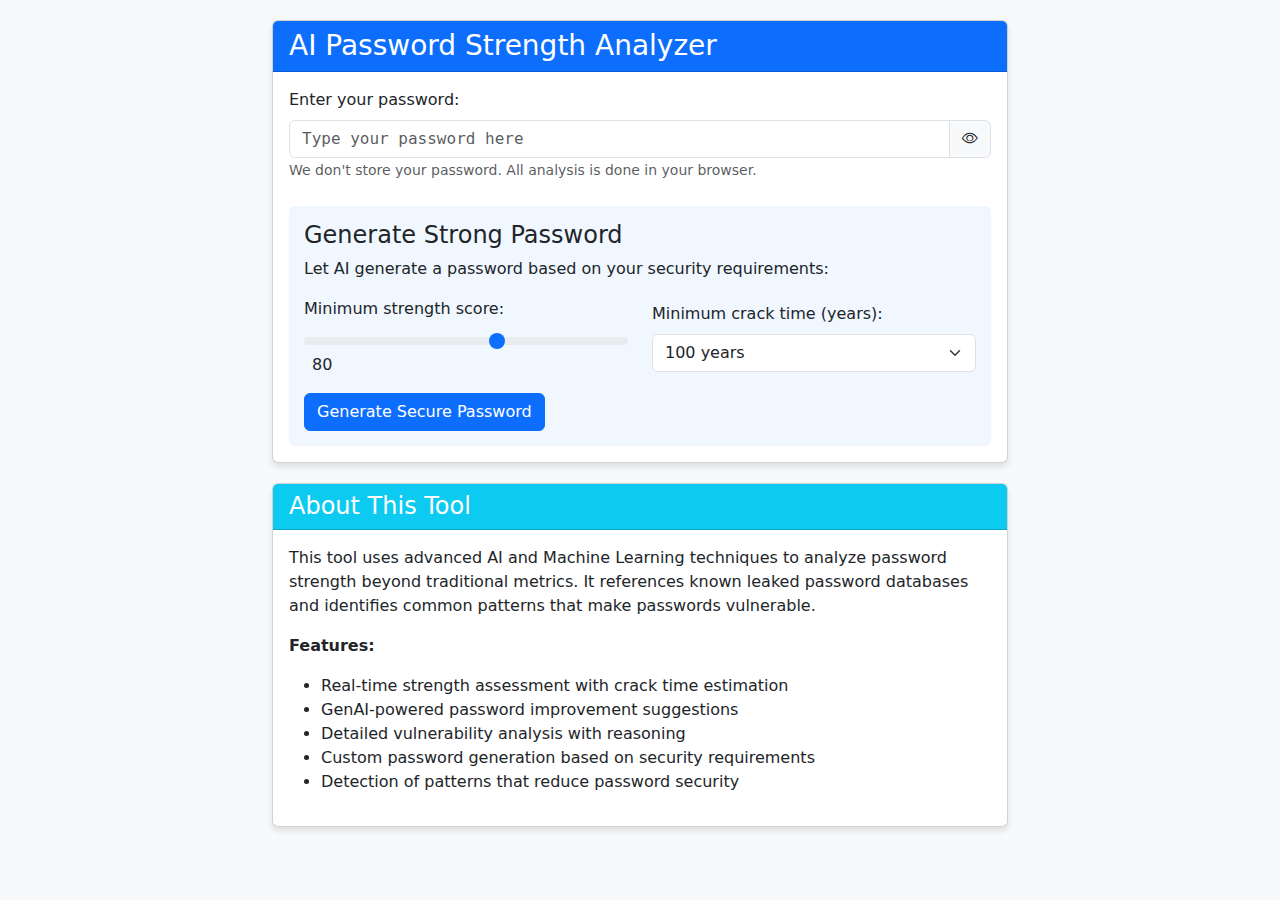
<file: templates/index.html>
<!-- templates/index.html -->
<!DOCTYPE html>
<html lang="en">
<head>
    <meta charset="UTF-8">
    <meta name="viewport" content="width=device-width, initial-scale=1.0">
    <title>AI Password Strength Analyzer</title>
    <link href="https://cdn.jsdelivr.net/npm/bootstrap@5.3.0-alpha1/dist/css/bootstrap.min.css" rel="stylesheet">
    <link rel="stylesheet" href="https://cdn.jsdelivr.net/npm/bootstrap-icons@1.10.0/font/bootstrap-icons.css">
    <style>
        body {
            padding-top: 20px;
            background-color: #f8f9fa;
        }
        .card {
            margin-bottom: 20px;
            box-shadow: 0 4px 6px rgba(0, 0, 0, 0.1);
        }
        .password-input {
            font-family: monospace;
        }
        .meter-container {
            height: 30px;
            position: relative;
            background: #ddd;
            border-radius: 25px;
            padding: 3px;
            margin-bottom: 15px;
        }
        .meter-fill {
            height: 100%;
            border-radius: 25px;
            transition: width 0.5s ease-in-out;
        }
        .text-overlay {
            position: absolute;
            top: 50%;
            left: 50%;
            transform: translate(-50%, -50%);
            color: white;
            font-weight: bold;
            text-shadow: 1px 1px 3px rgba(0,0,0,0.7);
        }
        .vulnerability-list {
            list-style-type: none;
            padding-left: 0;
        }
        .vulnerability-list li {
            padding: 5px 0;
            border-bottom: 1px solid #eee;
        }
        .vulnerability-list li:last-child {
            border-bottom: none;
        }
        .password-toggle {
            cursor: pointer;
        }
        .suggestion-block {
            background-color: #e9f7fe;
            border-left: 4px solid #3498db;
            padding: 10px 15px;
            margin-bottom: 15px;
            border-radius: 4px;
        }
        .ai-reasoning {
            background-color: #f8f4e3;
            border-left: 4px solid #f39c12;
            padding: 10px 15px;
            margin-bottom: 15px;
            border-radius: 4px;
        }
        .custom-generate-section {
            background-color: #f0f7ff;
            padding: 15px;
            border-radius: 6px;
            margin-top: 20px;
        }
    </style>
</head>
<body>
    <div class="container">
        <div class="row justify-content-center">
            <div class="col-lg-8">
                <div class="card">
                    <div class="card-header bg-primary text-white">
                        <h3 class="mb-0">AI Password Strength Analyzer</h3>
                    </div>
                    <div class="card-body">
                        <div class="form-group mb-4">
                            <label for="password" class="form-label">Enter your password:</label>
                            <div class="input-group">
                                <input type="password" id="password" class="form-control password-input" placeholder="Type your password here" autocomplete="off">
                                <span class="input-group-text password-toggle" id="togglePassword">
                                    <i class="bi bi-eye"></i>
                                </span>
                            </div>
                            <small class="form-text text-muted">We don't store your password. All analysis is done in your browser.</small>
                        </div>

                        <div id="results" class="d-none">
                            <h4>Password Strength</h4>
                            <div class="meter-container">
                                <div class="meter-fill" id="strengthMeter"></div>
                                <div class="text-overlay" id="strengthText">0%</div>
                            </div>

                            <div class="row">
                                <div class="col-md-6">
                                    <div class="card h-100">
                                        <div class="card-header bg-light">
                                            <h5 class="mb-0">Vulnerability Assessment</h5>
                                        </div>
                                        <div class="card-body">
                                            <p><strong>Time to crack:</strong> <span id="timeToCrack">--</span></p>
                                            <p><strong>Attack vector:</strong> <span id="attackVector">--</span></p>
                                            <p><strong>Vulnerabilities detected:</strong></p>
                                            <ul class="vulnerability-list" id="vulnerabilityList">
                                                <!-- Will be populated by JavaScript -->
                                            </ul>
                                        </div>
                                    </div>
                                </div>
                                <div class="col-md-6">
                                    <div class="card h-100">
                                        <div class="card-header bg-light">
                                            <h5 class="mb-0">Patterns Detected</h5>
                                        </div>
                                        <div class="card-body">
                                            <ul class="vulnerability-list" id="patternsList">
                                                <!-- Will be populated by JavaScript -->
                                            </ul>
                                            <div id="compromisedAlert" class="alert alert-danger d-none mt-3">
                                                <i class="bi bi-exclamation-triangle-fill"></i> This password appears in leaked databases!
                                            </div>
                                        </div>
                                    </div>
                                </div>
                            </div>

                            <div class="mt-4">
                                <h4>AI Analysis</h4>
                                <div class="ai-reasoning" id="aiReasoning">
                                    <!-- Will be populated by JavaScript -->
                                </div>
                                
                                <h4>Improvement Suggestions</h4>
                                <div class="suggestion-block" id="suggestionsList">
                                    <!-- Will be populated by JavaScript -->
                                </div>
                                
                                <div class="alert alert-success" id="improvedPasswordContainer">
                                    <h5>AI-Improved Password Suggestion:</h5>
                                    <div class="input-group mb-2">
                                        <input type="text" id="improvedPassword" class="form-control password-input" readonly>
                                        <button class="btn btn-outline-secondary" type="button" id="copyImprovedBtn">
                                            <i class="bi bi-clipboard"></i> Copy
                                        </button>
                                    </div>
                                    <p id="improvementExplanation"></p>
                                </div>
                            </div>
                        </div>
                        
                        <div class="custom-generate-section">
                            <h4>Generate Strong Password</h4>
                            <p>Let AI generate a password based on your security requirements:</p>
                            
                            <div class="row align-items-center mb-3">
                                <div class="col-md-6">
                                    <label for="minScore" class="form-label">Minimum strength score:</label>
                                    <div class="input-group">
                                        <input type="range" class="form-range" id="minScore" min="50" max="100" value="80">
                                        <span class="ms-2" id="minScoreValue">80</span>
                                    </div>
                                </div>
                                <div class="col-md-6">
                                    <label for="timeThreshold" class="form-label">Minimum crack time (years):</label>
                                    <select class="form-select" id="timeThreshold">
                                        <option value="1">1 year</option>
                                        <option value="10">10 years</option>
                                        <option value="100" selected>100 years</option>
                                        <option value="1000">1,000 years</option>
                                        <option value="10000">10,000+ years</option>
                                    </select>
                                </div>
                            </div>
                            
                            <button id="generatePasswordBtn" class="btn btn-primary">Generate Secure Password</button>
                            
                            <div class="mt-3 d-none" id="generatedPasswordContainer">
                                <div class="input-group">
                                    <input type="text" id="generatedPassword" class="form-control password-input" readonly>
                                    <button class="btn btn-outline-secondary" type="button" id="copyGeneratedBtn">
                                        <i class="bi bi-clipboard"></i> Copy
                                    </button>
                                </div>
                                <div class="d-flex justify-content-between mt-2">
                                    <span>Strength: <span id="generatedStrength">--</span></span>
                                    <span>Crack time: <span id="generatedCrackTime">--</span></span>
                                </div>
                            </div>
                        </div>
                    </div>
                </div>
                
                <div class="card">
                    <div class="card-header bg-info text-white">
                        <h4 class="mb-0">About This Tool</h4>
                    </div>
                    <div class="card-body">
                        <p>This tool uses advanced AI and Machine Learning techniques to analyze password strength beyond traditional metrics. It references known leaked password databases and identifies common patterns that make passwords vulnerable.</p>
                        <p><strong>Features:</strong></p>
                        <ul>
                            <li>Real-time strength assessment with crack time estimation</li>
                            <li>GenAI-powered password improvement suggestions</li>
                            <li>Detailed vulnerability analysis with reasoning</li>
                            <li>Custom password generation based on security requirements</li>
                            <li>Detection of patterns that reduce password security</li>
                        </ul>
                    </div>
                </div>
            </div>
        </div>
    </div>

    <script src="https://cdn.jsdelivr.net/npm/bootstrap@5.3.0-alpha1/dist/js/bootstrap.bundle.min.js"></script>
    <script>
        document.addEventListener('DOMContentLoaded', function() {
            // DOM elements
            const passwordInput = document.getElementById('password');
            const togglePasswordBtn = document.getElementById('togglePassword');
            const resultsContainer = document.getElementById('results');
            const strengthMeter = document.getElementById('strengthMeter');
            const strengthText = document.getElementById('strengthText');
            const timeToCrack = document.getElementById('timeToCrack');
            const attackVector = document.getElementById('attackVector');
            const vulnerabilityList = document.getElementById('vulnerabilityList');
            const patternsList = document.getElementById('patternsList');
            const compromisedAlert = document.getElementById('compromisedAlert');
            const aiReasoning = document.getElementById('aiReasoning');
            const suggestionsList = document.getElementById('suggestionsList');
            const improvedPassword = document.getElementById('improvedPassword');
            const copyImprovedBtn = document.getElementById('copyImprovedBtn');
            const improvementExplanation = document.getElementById('improvementExplanation');

            const minScoreSlider = document.getElementById('minScore');
            const minScoreValue = document.getElementById('minScoreValue');
            const timeThreshold = document.getElementById('timeThreshold');
            const generatePasswordBtn = document.getElementById('generatePasswordBtn');
            const generatedPasswordContainer = document.getElementById('generatedPasswordContainer');
            const generatedPassword = document.getElementById('generatedPassword');
            const copyGeneratedBtn = document.getElementById('copyGeneratedBtn');
            const generatedStrength = document.getElementById('generatedStrength');
            const generatedCrackTime = document.getElementById('generatedCrackTime');

            // Toggle password visibility
            togglePasswordBtn.addEventListener('click', function() {
                const type = passwordInput.getAttribute('type') === 'password' ? 'text' : 'password';
                passwordInput.setAttribute('type', type);
                this.querySelector('i').classList.toggle('bi-eye');
                this.querySelector('i').classList.toggle('bi-eye-slash');
            });

            // Update min score value display
            minScoreSlider.addEventListener('input', function() {
                minScoreValue.textContent = this.value;
            });

            // Password input handler with debounce
            let debounceTimer;
            passwordInput.addEventListener('input', function() {
                clearTimeout(debounceTimer);
                debounceTimer = setTimeout(() => {
                    if (this.value.length > 0) {
                        analyzePassword(this.value);
                    } else {
                        resultsContainer.classList.add('d-none');
                    }
                }, 500);
            });

            // Copy improved password
            copyImprovedBtn.addEventListener('click', function() {
                copyToClipboard(improvedPassword.value);
                showCopyFeedback(this);
            });

            // Copy generated password
            copyGeneratedBtn.addEventListener('click', function() {
                copyToClipboard(generatedPassword.value);
                showCopyFeedback(this);
            });

            // Generate password button
            generatePasswordBtn.addEventListener('click', function() {
                const minScore = minScoreSlider.value;
                const years = parseInt(timeThreshold.value);
                
                // Convert years to days for the API
                const days = years * 365;
                
                generateSecurePassword(minScore, days);
            });

            // Function to analyze password
            function analyzePassword(password) {
                // In a real app, this would be an API call
                // For demo purposes, we'll simulate a response
                
                fetch('/analyze', {
                    method: 'POST',
                    headers: {
                        'Content-Type': 'application/json',
                    },
                    body: JSON.stringify({ password }),
                })
                .then(response => response.json())
                .then(data => {
                    displayResults(data);
                })
                .catch(error => {
                    console.error('Error:', error);
                    // For demo, let's show mock data if API fails
                    const mockData = getMockAnalysisResult(password);
                    displayResults(mockData);
                });
            }

            // Function to generate secure password
            function generateSecurePassword(minScore, timeThresholdDays) {
                fetch('/generate', {
                    method: 'POST',
                    headers: {
                        'Content-Type': 'application/json',
                    },
                    body: JSON.stringify({ 
                        min_score: minScore,
                        time_threshold_days: timeThresholdDays
                    }),
                })
                .then(response => response.json())
                .then(data => {
                    generatedPassword.value = data.password;
                    generatedStrength.textContent = `${data.score}/100`;
                    generatedCrackTime.textContent = data.time_to_crack;
                    generatedPasswordContainer.classList.remove('d-none');
                })
                .catch(error => {
                    console.error('Error:', error);
                    // Mock data for demo
                    const mockGeneratedPassword = generateMockPassword();
                    generatedPassword.value = mockGeneratedPassword;
                    generatedStrength.textContent = "92/100";
                    generatedCrackTime.textContent = "10,000+ years";
                    generatedPasswordContainer.classList.remove('d-none');
                });
            }

            // Function to display results
            function displayResults(data) {
                resultsContainer.classList.remove('d-none');
                
                // Update strength meter
                const score = data.score;
                let color;
                
                if (score < 30) color = "#ff4d4d";
                else if (score < 60) color = "#ffa64d";
                else if (score < 80) color = "#ffff4d";
                else color = "#4CAF50";
                
                strengthMeter.style.width = `${score}%`;
                strengthMeter.style.backgroundColor = color;
                strengthText.textContent = `${score}%`;
                
                // Update time to crack and attack vector
                timeToCrack.textContent = data.time_to_crack;
                attackVector.textContent = data.attack_vector;
                
                // Populate vulnerability list
                vulnerabilityList.innerHTML = '';
                data.vulnerability_factors.forEach(factor => {
                    const li = document.createElement('li');
                    li.innerHTML = `<i class="bi bi-x-circle text-danger me-2"></i>${factor}`;
                    vulnerabilityList.appendChild(li);
                });
                
                // Populate patterns list
                patternsList.innerHTML = '';
                data.patterns_detected.forEach(pattern => {
                    const li = document.createElement('li');
                    li.innerHTML = `<i class="bi bi-shield-exclamation text-warning me-2"></i>${pattern.replace(/_/g, ' ')}`;
                    patternsList.appendChild(li);
                });
                
                // Show compromised alert if needed
                if (data.is_compromised) {
                    compromisedAlert.classList.remove('d-none');
                } else {
                    compromisedAlert.classList.add('d-none');
                }
                
                // Update AI reasoning
                aiReasoning.innerHTML = data.reasoning;
                
                // Update suggestions list
                let suggestionsHtml = '<ul class="mb-0">';
                data.suggestions.forEach(suggestion => {
                    suggestionsHtml += `<li>${suggestion}</li>`;
                });
                suggestionsHtml += '</ul>';
                suggestionsList.innerHTML = suggestionsHtml;
                
                // Update improved password
                improvedPassword.value = data.improved_password;
                improvementExplanation.textContent = data.improvement_explanation;
            }

            // Utility function to copy to clipboard
            function copyToClipboard(text) {
                navigator.clipboard.writeText(text).catch(err => {
                    console.error('Could not copy text: ', err);
                });
            }

            // Show feedback after copying
            function showCopyFeedback(button) {
                const originalHtml = button.innerHTML;
                button.innerHTML = '<i class="bi bi-check"></i> Copied!';
                button.disabled = true;
                
                setTimeout(() => {
                    button.innerHTML = originalHtml;
                    button.disabled = false;
                }, 2000);
            }

            // For demo purposes - mock data functions
            function getMockAnalysisResult(password) {
                // Simple mock result for demo
                const isWeak = password.length < 10 || /^[a-z]+$/.test(password) || /^[0-9]+$/.test(password);
                const score = isWeak ? 35 : 75;
                
                return {
                    score: score,
                    time_to_crack: isWeak ? "2 hours" : "3 years",
                    vulnerability_factors: isWeak ? 
                        ["Insufficient complexity", "Contains dictionary words"] : 
                        ["Could use more special characters"],
                    patterns_detected: isWeak ? 
                        ["common_word", "sequential_characters"] : 
                        ["year"],
                    is_compromised: password === "password123",
                    attack_vector: isWeak ? "dictionary attack" : "brute force attack",
                    suggestions: isWeak ? 
                        ["Add special characters", "Mix uppercase and lowercase", "Increase length"] : 
                        ["Replace common patterns", "Add more entropy"],
                    improved_password: isWeak ? `${password}!2Kx@` : `${password}$#!`,
                    reasoning: isWeak ? 
                        "Your password is too simple and contains dictionary words that are easily guessable." : 
                        "Your password has decent strength but could be improved with additional special characters.",
                    improvement_explanation: "I've added special characters and mixed case letters to increase complexity."
                };
            }

            function generateMockPassword() {
                const characters = "ABCDEFGHIJKLMNOPQRSTUVWXYZabcdefghijklmnopqrstuvwxyz0123456789!@#$%^&*()_+";
                let result = "";
                for (let i = 0; i < 16; i++) {
                    result += characters.charAt(Math.floor(Math.random() * characters.length));
                }
                return result;
            }
        });
    </script>
</body>
</html>
</file>
